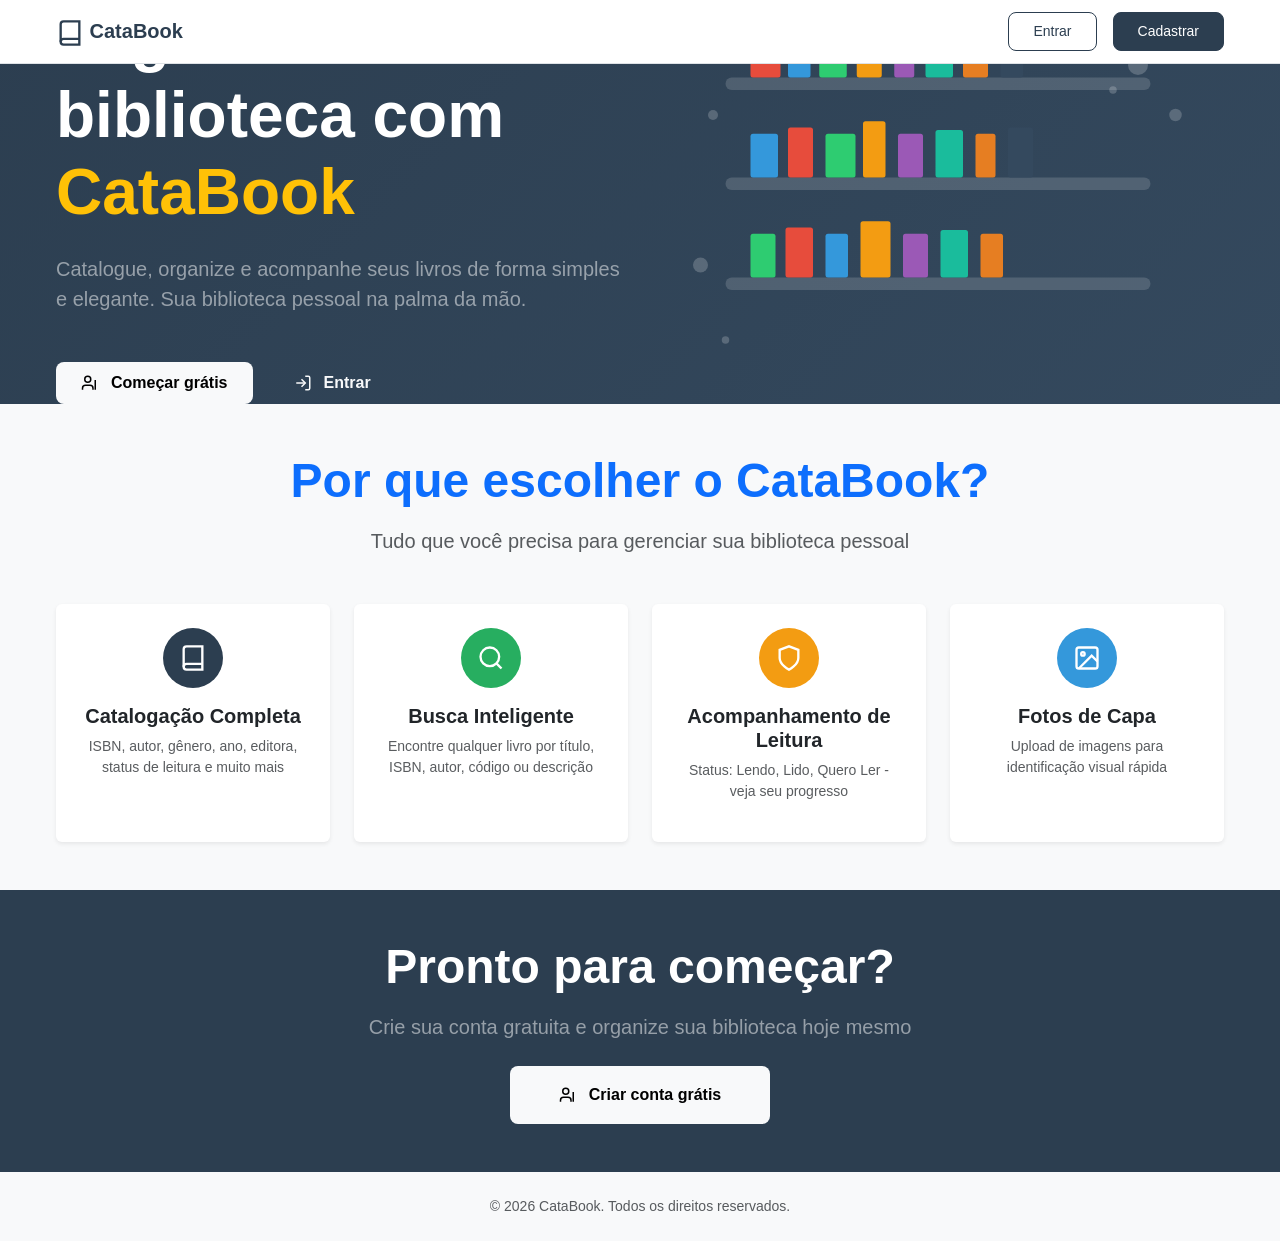
<file: index.html>
<!DOCTYPE html>
<html lang="pt-BR">
<head>
  <meta charset="UTF-8">
  <meta name="viewport" content="width=device-width, initial-scale=1.0">
  <meta name="description" content="CataBook - Sistema de categorização e gerenciamento de biblioteca pessoal">
  <title>CataBook - Sua Biblioteca Pessoal</title>
  <link href="assets/vendor/bootstrap/bootstrap.min.css" rel="stylesheet">
  <link rel="stylesheet" href="assets/css/main.css">
  <link rel="stylesheet" href="assets/css/components.css">
</head>
<body>
  <header class="header-nav" role="banner">
    <div class="container-custom">
      <div class="d-flex align-items-center justify-content-between py-3">
        <a href="#" class="header-nav__brand" aria-label="CataBook - Início">
          <svg width="28" height="28" viewBox="0 0 24 24" fill="none" stroke="currentColor" stroke-width="2" aria-hidden="true">
            <path d="M4 19.5A2.5 2.5 0 0 1 6.5 17H20"></path>
            <path d="M6.5 2H20v20H6.5A2.5 2.5 0 0 1 4 19.5v-15A2.5 2.5 0 0 1 6.5 2z"></path>
          </svg>
          CataBook
        </a>
        <nav class="d-none d-md-flex align-items-center gap-3">
          <a href="pages/login.html" class="btn btn-outline-custom">Entrar</a>
          <a href="pages/register.html" class="btn btn-primary-custom">Cadastrar</a>
        </nav>
      </div>
    </div>
  </header>

  <main>
    <section class="hero-section" style="background: linear-gradient(135deg, var(--color-primary) 0%, var(--color-primary-light) 100%);">
      <div class="container-custom">
        <div class="row align-items-center min-vh-75">
          <div class="col-12 col-lg-6 mb-5 mb-lg-0">
            <h1 class="display-3 fw-bold text-white mb-4">Organize sua biblioteca com <span class="text-warning">CataBook</span></h1>
            <p class="lead text-white-50 mb-5">Catalogue, organize e acompanhe seus livros de forma simples e elegante. Sua biblioteca pessoal na palma da mão.</p>
            <div class="d-flex flex-wrap gap-3">
              <a href="pages/register.html" class="btn btn-light btn-lg px-4 py-2 fw-semibold">
                <svg width="18" height="18" viewBox="0 0 24 24" fill="none" stroke="currentColor" stroke-width="2" class="me-2" aria-hidden="true">
                  <path d="M16 21v-2a4 4 0 0 0-4-4H6a4 4 0 0 0-4 4v2"></path>
                  <circle cx="9" cy="7" r="4"></circle>
                  <line x1="19" y1="8" x2="19" y2="21"></line>
                </svg>
                Começar grátis
              </a>
              <a href="pages/login.html" class="btn btn-outline-light btn-lg px-4 py-2 fw-semibold">
                <svg width="18" height="18" viewBox="0 0 24 24" fill="none" stroke="currentColor" stroke-width="2" class="me-2" aria-hidden="true">
                  <path d="M15 3h4a2 2 0 0 1 2 2v14a2 2 0 0 1-2 2h-4"></path>
                  <polyline points="10 17 15 12 10 7"></polyline>
                  <line x1="15" y1="12" x2="3" y2="12"></line>
                </svg>
                Entrar
              </a>
            </div>
          </div>
          <div class="col-12 col-lg-6 text-center">
            <div class="hero-illustration" style="max-width: 500px; margin: 0 auto;">
              <svg viewBox="0 0 400 300" fill="none" xmlns="http://www.w3.org/2000/svg" aria-hidden="true" style="width: 100%; height: auto;">
                <!-- Bookshelf -->
                <rect x="30" y="50" width="340" height="10" rx="5" fill="rgba(255,255,255,0.15)"/>
                <rect x="30" y="130" width="340" height="10" rx="5" fill="rgba(255,255,255,0.15)"/>
                <rect x="30" y="210" width="340" height="10" rx="5" fill="rgba(255,255,255,0.15)"/>
                
                <!-- Books on shelves -->
                <g fill="rgba(255,255,255,0.9)">
                  <!-- Shelf 1 -->
                  <rect x="50" y="15" width="24" height="35" rx="2" fill="#e74c3c"/>
                  <rect x="80" y="10" width="18" height="40" rx="2" fill="#3498db"/>
                  <rect x="105" y="15" width="22" height="35" rx="2" fill="#2ecc71"/>
                  <rect x="135" y="5" width="20" height="45" rx="2" fill="#f39c12"/>
                  <rect x="165" y="15" width="16" height="35" rx="2" fill="#9b59b6"/>
                  <rect x="190" y="12" width="22" height="38" rx="2" fill="#1abc9c"/>
                  <rect x="220" y="15" width="20" height="35" rx="2" fill="#e67e22"/>
                  <rect x="250" y="10" width="18" height="40" rx="2" fill="#34495e"/>
                  
                  <!-- Shelf 2 -->
                  <rect x="50" y="95" width="22" height="35" rx="2" fill="#3498db"/>
                  <rect x="80" y="90" width="20" height="40" rx="2" fill="#e74c3c"/>
                  <rect x="110" y="95" width="24" height="35" rx="2" fill="#2ecc71"/>
                  <rect x="140" y="85" width="18" height="45" rx="2" fill="#f39c12"/>
                  <rect x="168" y="95" width="20" height="35" rx="2" fill="#9b59b6"/>
                  <rect x="198" y="92" width="22" height="38" rx="2" fill="#1abc9c"/>
                  <rect x="230" y="95" width="16" height="35" rx="2" fill="#e67e22"/>
                  <rect x="256" y="90" width="20" height="40" rx="2" fill="#34495e"/>
                  
                  <!-- Shelf 3 -->
                  <rect x="50" y="175" width="20" height="35" rx="2" fill="#2ecc71"/>
                  <rect x="78" y="170" width="22" height="40" rx="2" fill="#e74c3c"/>
                  <rect x="110" y="175" width="18" height="35" rx="2" fill="#3498db"/>
                  <rect x="138" y="165" width="24" height="45" rx="2" fill="#f39c12"/>
                  <rect x="172" y="175" width="20" height="35" rx="2" fill="#9b59b6"/>
                  <rect x="202" y="172" width="22" height="38" rx="2" fill="#1abc9c"/>
                  <rect x="234" y="175" width="18" height="35" rx="2" fill="#e67e22"/>
                </g>
                
                <!-- Decorative elements -->
                <g fill="rgba(255,255,255,0.2)">
                  <circle cx="360" cy="40" r="8"/>
                  <circle cx="380" cy="20" r="4"/>
                  <circle cx="340" cy="60" r="3"/>
                  <circle cx="390" cy="80" r="5"/>
                  <circle cx="20" cy="80" r="4"/>
                  <circle cx="10" cy="200" r="6"/>
                  <circle cx="30" cy="260" r="3"/>
                </g>
              </svg>
            </div>
          </div>
        </div>
      </div>
    </section>

    <section class="features-section py-5">
      <div class="container-custom">
        <div class="text-center mb-5">
          <h2 class="display-5 fw-bold text-primary mb-3">Por que escolher o CataBook?</h2>
          <p class="lead text-muted">Tudo que você precisa para gerenciar sua biblioteca pessoal</p>
        </div>
        <div class="row g-4">
          <div class="col-12 col-md-6 col-lg-3">
            <div class="card h-100 border-0 shadow-sm text-center p-4">
              <div class="feature-icon mb-3" style="width: 60px; height: 60px; margin: 0 auto; background: var(--color-primary); border-radius: 50%; display: flex; align-items: center; justify-content: center;">
                <svg width="28" height="28" viewBox="0 0 24 24" fill="none" stroke="white" stroke-width="2" aria-hidden="true">
                  <path d="M4 19.5A2.5 2.5 0 0 1 6.5 17H20"></path>
                  <path d="M6.5 2H20v20H6.5A2.5 2.5 0 0 1 4 19.5v-15A2.5 2.5 0 0 1 6.5 2z"></path>
                </svg>
              </div>
              <h3 class="h5 fw-bold">Catalogação Completa</h3>
              <p class="text-muted small">ISBN, autor, gênero, ano, editora, status de leitura e muito mais</p>
            </div>
          </div>
          <div class="col-12 col-md-6 col-lg-3">
            <div class="card h-100 border-0 shadow-sm text-center p-4">
              <div class="feature-icon mb-3" style="width: 60px; height: 60px; margin: 0 auto; background: var(--color-success); border-radius: 50%; display: flex; align-items: center; justify-content: center;">
                <svg width="28" height="28" viewBox="0 0 24 24" fill="none" stroke="white" stroke-width="2" aria-hidden="true">
                  <circle cx="11" cy="11" r="8"></circle>
                  <line x1="21" y1="21" x2="16.65" y2="16.65"></line>
                </svg>
              </div>
              <h3 class="h5 fw-bold">Busca Inteligente</h3>
              <p class="text-muted small">Encontre qualquer livro por título, ISBN, autor, código ou descrição</p>
            </div>
          </div>
          <div class="col-12 col-md-6 col-lg-3">
            <div class="card h-100 border-0 shadow-sm text-center p-4">
              <div class="feature-icon mb-3" style="width: 60px; height: 60px; margin: 0 auto; background: var(--color-warning); border-radius: 50%; display: flex; align-items: center; justify-content: center;">
                <svg width="28" height="28" viewBox="0 0 24 24" fill="none" stroke="white" stroke-width="2" aria-hidden="true">
                  <path d="M12 22s8-4 8-10V5l-8-3-8 3v7c0 6 8 10 8 10z"></path>
                </svg>
              </div>
              <h3 class="h5 fw-bold">Acompanhamento de Leitura</h3>
              <p class="text-muted small">Status: Lendo, Lido, Quero Ler - veja seu progresso</p>
            </div>
          </div>
          <div class="col-12 col-md-6 col-lg-3">
            <div class="card h-100 border-0 shadow-sm text-center p-4">
              <div class="feature-icon mb-3" style="width: 60px; height: 60px; margin: 0 auto; background: var(--color-info); border-radius: 50%; display: flex; align-items: center; justify-content: center;">
                <svg width="28" height="28" viewBox="0 0 24 24" fill="none" stroke="white" stroke-width="2" aria-hidden="true">
                  <rect x="3" y="3" width="18" height="18" rx="2" ry="2"></rect>
                  <circle cx="8.5" cy="8.5" r="1.5"></circle>
                  <polyline points="21 15 16 10 5 21"></polyline>
                </svg>
              </div>
              <h3 class="h5 fw-bold">Fotos de Capa</h3>
              <p class="text-muted small">Upload de imagens para identificação visual rápida</p>
            </div>
          </div>
        </div>
      </div>
    </section>

    <section class="cta-section py-5" style="background: var(--color-primary);">
      <div class="container-custom text-center">
        <h2 class="display-5 fw-bold text-white mb-3">Pronto para começar?</h2>
        <p class="lead text-white-50 mb-4">Crie sua conta gratuita e organize sua biblioteca hoje mesmo</p>
        <a href="pages/register.html" class="btn btn-light btn-lg px-5 py-3 fw-semibold">
          <svg width="18" height="18" viewBox="0 0 24 24" fill="none" stroke="currentColor" stroke-width="2" class="me-2" aria-hidden="true">
            <path d="M16 21v-2a4 4 0 0 0-4-4H6a4 4 0 0 0-4 4v2"></path>
            <circle cx="9" cy="7" r="4"></circle>
            <line x1="19" y1="8" x2="19" y2="21"></line>
          </svg>
          Criar conta grátis
        </a>
      </div>
    </section>
  </main>

  <footer class="footer py-4" style="background: var(--color-light);">
    <div class="container-custom text-center">
      <p class="text-muted small mb-0">&copy; 2026 CataBook. Todos os direitos reservados.</p>
    </div>
  </footer>

  <script src="assets/vendor/bootstrap/bootstrap.bundle.min.js"></script>
  <script type="module">
    import { createThemeToggleButton } from '../assets/js/theme.js';
    document.addEventListener('DOMContentLoaded', () => {
      const container = document.getElementById('theme-toggle-container');
      if (container) {
        container.appendChild(createThemeToggleButton());
      }
    });
  </script>
</body>
</html>
</file>
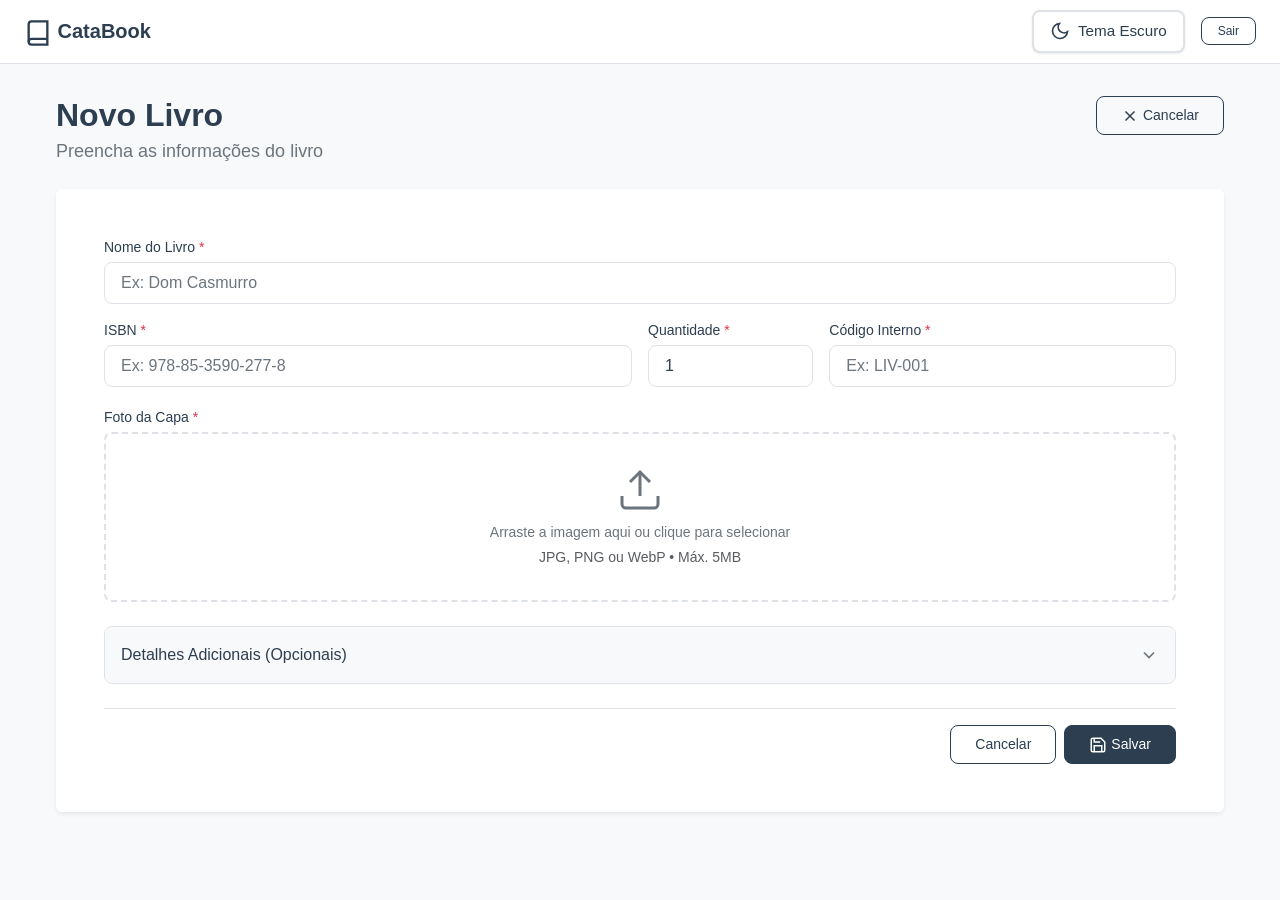
<file: pages/book-form.html>
<!DOCTYPE html>
<html lang="pt-BR">
<head>
  <meta charset="UTF-8">
  <meta name="viewport" content="width=device-width, initial-scale=1.0">
  <meta name="description" content="CataBook - Formulário de Livro">
  <title id="page-title">Novo Livro - CataBook</title>
  <link href="../assets/vendor/bootstrap/bootstrap.min.css" rel="stylesheet">
  <link rel="stylesheet" href="../assets/css/main.css">
  <link rel="stylesheet" href="../assets/css/components.css">
</head>
<body>
  <header class="header-nav" role="banner">
    <a href="book-list.html" class="header-nav__brand" aria-label="CataBook - Início">
      <svg width="28" height="28" viewBox="0 0 24 24" fill="none" stroke="currentColor" stroke-width="2" aria-hidden="true">
        <path d="M4 19.5A2.5 2.5 0 0 1 6.5 17H20"></path>
        <path d="M6.5 2H20v20H6.5A2.5 2.5 0 0 1 4 19.5v-15A2.5 2.5 0 0 1 6.5 2z"></path>
      </svg>
      CataBook
    </a>
    <div class="header-nav__actions">
      <span id="user-name" class="header-nav__user d-none d-sm-inline"></span>
      <div id="theme-toggle-container" class="ms-2"></div>
      <a href="#" class="btn btn-outline-custom btn-sm" data-action="logout">Sair</a>
    </div>
  </header>

  <main class="main-content" role="main">
    <div class="container-custom">
      <header class="page-header d-flex flex-column flex-md-row align-items-start justify-content-between gap-3 mb-4">
            <div>
              <h1 id="page-title" class="page-title">Novo Livro</h1>
              <p class="page-subtitle">Preencha as informações do livro</p>
            </div>
            <a href="book-list.html" class="btn btn-outline-custom" id="cancel-btn">
              <svg width="18" height="18" viewBox="0 0 24 24" fill="none" stroke="currentColor" stroke-width="2"><line x1="18" y1="6" x2="6" y2="18"></line><line x1="6" y1="6" x2="18" y2="18"></line></svg>
              Cancelar
            </a>
          </header>

          <form id="book-form" class="card shadow-sm border-0" novalidate enctype="multipart/form-data">
            <div class="card-body p-4 p-md-5">
              <div class="row g-3">
                <div class="col-12">
                  <label for="title" class="form-label-custom">Nome do Livro <span class="text-danger" aria-hidden="true">*</span></label>
                  <input type="text" id="title" name="title" class="form-control-custom" placeholder="Ex: Dom Casmurro" maxlength="200" required aria-describedby="title-error">
                  <div class="invalid-feedback" id="title-error"></div>
                </div>

                <div class="col-12 col-md-6">
                  <label for="isbn" class="form-label-custom">ISBN <span class="text-danger" aria-hidden="true">*</span></label>
                  <input type="text" id="isbn" name="isbn" class="form-control-custom" placeholder="Ex: 978-85-3590-277-8" maxlength="17" required aria-describedby="isbn-feedback">
                  <div id="isbn-feedback" class="isbn-feedback" aria-live="polite"></div>
                </div>

                <div class="col-12 col-md-2">
                  <label for="quantity" class="form-label-custom">Quantidade <span class="text-danger" aria-hidden="true">*</span></label>
                  <input type="number" id="quantity" name="quantity" class="form-control-custom" placeholder="1" min="1" max="9999" value="1" required aria-describedby="quantity-error">
                  <div class="invalid-feedback" id="quantity-error"></div>
                </div>

                <div class="col-12 col-md-4">
                  <label for="code" class="form-label-custom">Código Interno <span class="text-danger" aria-hidden="true">*</span></label>
                  <input type="text" id="code" name="code" class="form-control-custom" placeholder="Ex: LIV-001" maxlength="50" required aria-describedby="code-error">
                  <div class="invalid-feedback" id="code-error"></div>
                </div>

                <div class="col-12">
                  <label class="form-label-custom">Foto da Capa <span class="text-danger" aria-hidden="true">*</span></label>
                  <div class="drop-zone" id="drop-zone" role="button" tabindex="0" aria-label="Área para upload da capa do livro">
                    <input type="file" id="cover" name="cover" class="drop-zone__input" accept="image/jpeg,image/png,image/webp" aria-describedby="cover-error">
                    <svg class="drop-zone__icon" viewBox="0 0 24 24" fill="none" stroke="currentColor" stroke-width="1.5" aria-hidden="true">
                      <path d="M21 15v4a2 2 0 0 1-2 2H5a2 2 0 0 1-2-2v-4"></path>
                      <polyline points="17 8 12 3 7 8"></polyline>
                      <line x1="12" y1="3" x2="12" y2="15"></line>
                    </svg>
                    <p class="drop-zone__text">Arraste a imagem aqui ou clique para selecionar</p>
                    <p class="drop-zone__text text-muted small mt-1">JPG, PNG ou WebP • Máx. 5MB</p>
                    <div class="drop-zone__preview" id="cover-preview" style="display: none;" aria-hidden="true">
                      <img id="cover-preview-img" alt="Pré-visualização da capa">
                      <button type="button" class="drop-zone__remove" id="remove-cover" aria-label="Remover imagem" style="display: none;">×</button>
                    </div>
                  </div>
                  <div class="invalid-feedback" id="cover-error"></div>
                </div>
              </div>

              <div class="accordion-custom mt-4" id="details-accordion">
                <div class="accordion-custom__item">
                  <button type="button" class="accordion-custom__header" aria-expanded="false" aria-controls="details-body">
                    <span>Detalhes Adicionais (Opcionais)</span>
                    <svg class="accordion-custom__icon" viewBox="0 0 24 24" fill="none" stroke="currentColor" stroke-width="2" aria-hidden="true">
                      <polyline points="6 9 12 15 18 9"></polyline>
                    </svg>
                  </button>
                  <div class="accordion-custom__body" id="details-body" hidden>
                    <div class="row g-3 mt-3">
                      <div class="col-12 col-md-6">
                        <label for="author" class="form-label-custom">Autor</label>
                        <input type="text" id="author" name="author" class="form-control-custom" placeholder="Ex: Machado de Assis" maxlength="200">
                      </div>
                      <div class="col-12 col-md-6">
                        <label for="genre" class="form-label-custom">Gênero / Categoria</label>
                        <input type="text" id="genre" name="genre" class="form-control-custom" placeholder="Ex: Romance, Ficção" maxlength="100">
                      </div>
                      <div class="col-12 col-md-4">
                        <label for="year" class="form-label-custom">Ano de Publicação</label>
                        <input type="number" id="year" name="year" class="form-control-custom" placeholder="Ex: 1899" min="1000" max="2099" step="1">
                      </div>
                      <div class="col-12 col-md-8">
                        <label for="publisher" class="form-label-custom">Editora</label>
                        <input type="text" id="publisher" name="publisher" class="form-control-custom" placeholder="Ex: Companhia das Letras" maxlength="200">
                      </div>
                      <div class="col-12">
                        <label for="description" class="form-label-custom">Descrição</label>
                        <textarea id="description" name="description" class="form-control-custom" rows="4" placeholder="Resumo, observações..." maxlength="2000"></textarea>
                        <div class="form-text text-end"><span id="desc-count">0</span>/2000 caracteres</div>
                      </div>
                    </div>
                  </div>
                </div>
              </div>

              <div class="d-flex justify-content-end gap-2 mt-4 pt-3" style="border-top: 1px solid var(--color-border);">
                <a href="book-list.html" class="btn btn-outline-custom" id="cancel-btn-bottom">
                  Cancelar
                </a>
                <button type="submit" id="submit-btn" class="btn btn-primary-custom">
                  <svg width="18" height="18" viewBox="0 0 24 24" fill="none" stroke="currentColor" stroke-width="2"><path d="M19 21H5a2 2 0 0 1-2-2V5a2 2 0 0 1 2-2h11l5 5v11a2 2 0 0 1-2 2z"></path><polyline points="17 21 17 13 7 13 7 21"></polyline><polyline points="7 3 7 8 15 8"></polyline></svg>
                  Salvar
                </button>
              </div>
            </div>
          </form>
        </div>
      </div>
  </main>

  <div id="loading-overlay" class="d-none position-fixed top-0 start-0 w-100 h-100 d-flex align-items-center justify-content-center loading-overlay" style="z-index: 9999;">
    <div class="text-center">
      <div class="spinner spinner-lg text-primary mb-3"></div>
      <p class="text-muted" id="loading-text">Salvando...</p>
    </div>
  </div>

  <script src="../assets/vendor/bootstrap/bootstrap.bundle.min.js"></script>
  <script type="module" src="../assets/js/book-form.js"></script>
  <script type="module">
    import { createThemeToggleButton } from '../assets/js/theme.js';
    document.getElementById('theme-toggle-container').appendChild(createThemeToggleButton());
  </script>
</body>
</html>
</file>
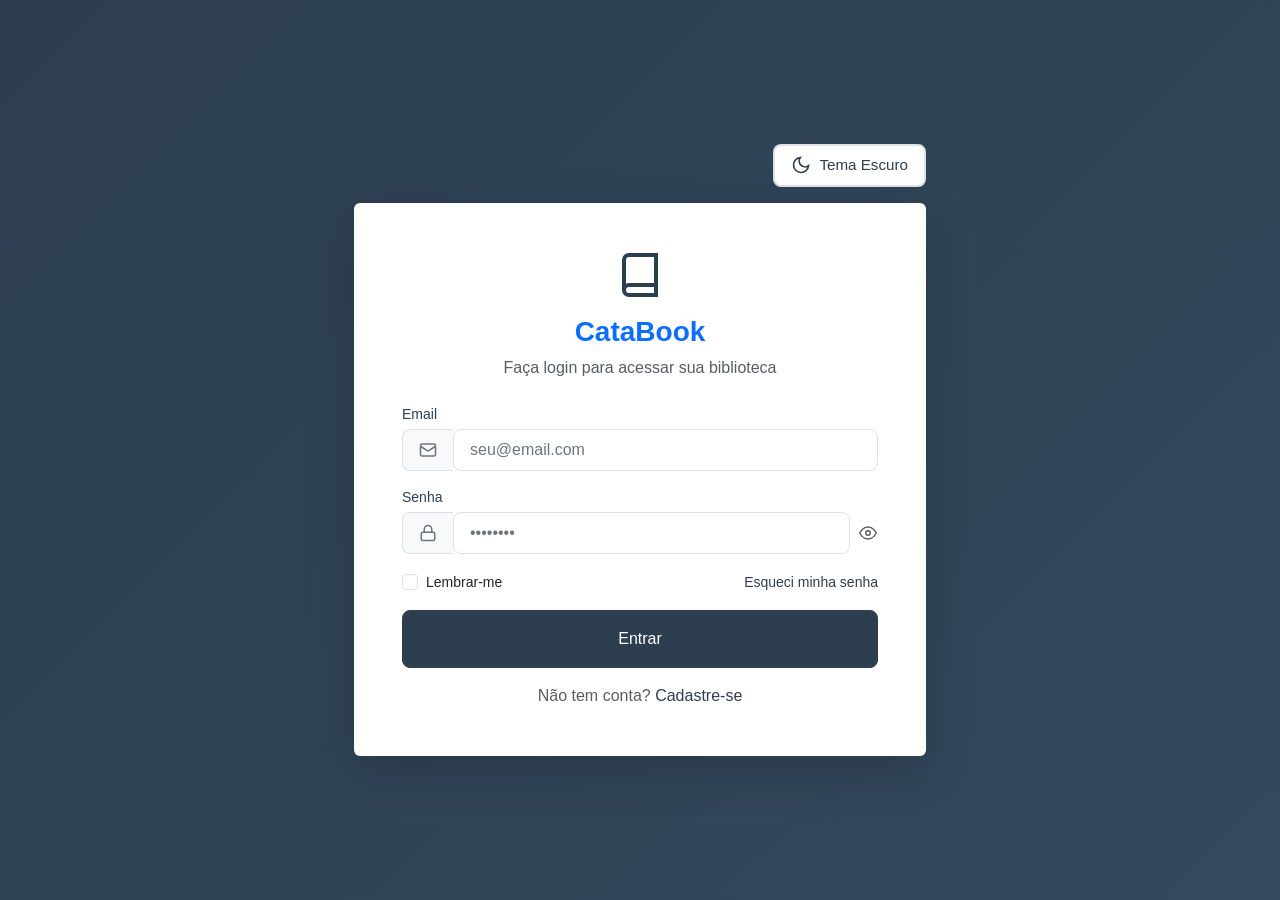
<file: pages/book-list.html>
<!DOCTYPE html>
<html lang="pt-BR">
<head>
  <meta charset="UTF-8">
  <meta name="viewport" content="width=device-width, initial-scale=1.0">
  <meta name="description" content="CataBook - Lista de Livros">
  <title>Meus Livros - CataBook</title>
  <link href="../assets/vendor/bootstrap/bootstrap.min.css" rel="stylesheet">
  <link rel="stylesheet" href="../assets/css/main.css">
  <link rel="stylesheet" href="../assets/css/components.css">
</head>
<body>
  <header class="header-nav" role="banner">
    <a href="book-form.html" class="header-nav__brand" aria-label="CataBook - Novo Livro">
      <svg width="28" height="28" viewBox="0 0 24 24" fill="none" stroke="currentColor" stroke-width="2" aria-hidden="true">
        <path d="M4 19.5A2.5 2.5 0 0 1 6.5 17H20"></path>
        <path d="M6.5 2H20v20H6.5A2.5 2.5 0 0 1 4 19.5v-15A2.5 2.5 0 0 1 6.5 2z"></path>
      </svg>
      CataBook
    </a>
    <div class="header-nav__actions">
      <span id="user-name" class="header-nav__user d-none d-sm-inline"></span>
      <div id="theme-toggle-container" class="ms-2"></div>
      <a href="#" class="btn btn-outline-custom btn-sm" data-action="logout">Sair</a>
    </div>
  </header>

  <main class="main-content" role="main">
    <div class="container-custom">
      <header class="page-header">
        <div class="d-flex flex-column flex-md-row align-items-start justify-content-between gap-3 mb-4">
          <div>
            <h1 class="page-title">Livros</h1>
            <p class="page-subtitle">Gerencie a biblioteca</p>
          </div>
          <a href="book-form.html" class="btn btn-primary-custom" id="new-book-btn">
            <svg width="18" height="18" viewBox="0 0 24 24" fill="none" stroke="currentColor" stroke-width="2"><line x1="12" y1="5" x2="12" y2="19"></line><line x1="5" y1="12" x2="19" y2="12"></line></svg>
            Novo Livro
          </a>
        </div>

        <div class="card shadow-sm border-0 mb-4">
          <div class="card-body">
            <div class="d-flex flex-wrap gap-2 align-items-center">
              <form class="search-form" id="search-form" role="search" style="flex: 1; min-width: 200px;">
                <div class="input-group-custom flex-grow-1" style="max-width: 400px;">
                  <span class="input-group-text" aria-hidden="true">
                    <svg width="18" height="18" viewBox="0 0 24 24" fill="none" stroke="currentColor" stroke-width="2"><circle cx="11" cy="11" r="8"></circle><line x1="21" y1="21" x2="16.65" y2="16.65"></line></svg>
                  </span>
                  <input type="search" id="search-input" class="form-control-custom search-form__input" placeholder="Buscar por título, ISBN, código..." aria-label="Buscar livros" autocomplete="off">
                </div>
              </form>
              <div class="dropdown">
                <button class="btn btn-outline-custom dropdown-toggle" type="button" id="filter-dropdown" data-bs-toggle="dropdown" aria-expanded="false">
                  <svg width="18" height="18" viewBox="0 0 24 24" fill="none" stroke="currentColor" stroke-width="2" class="me-1"><polygon points="22 3 2 3 10 12.46 10 19 14 21 14 12.46 22 3"></polygon></svg>
                  Filtros
                </button>
                <ul class="dropdown-menu dropdown-menu-end" aria-labelledby="filter-dropdown">
                  <li><h6 class="dropdown-header">Ordenar por</h6></li>
                  <li><a class="dropdown-item sort-option" href="#" data-sort="created_at:desc">Mais recentes</a></li>
                  <li><a class="dropdown-item sort-option" href="#" data-sort="created_at:asc">Mais antigos</a></li>
                  <li><a class="dropdown-item sort-option" href="#" data-sort="title:asc">Título (A-Z)</a></li>
                  <li><a class="dropdown-item sort-option" href="#" data-sort="title:desc">Título (Z-A)</a></li>
                  <li><a class="dropdown-item sort-option" href="#" data-sort="code:asc">Código (A-Z)</a></li>
                  <li><a class="dropdown-item sort-option" href="#" data-sort="code:desc">Código (Z-A)</a></li>
                  <li><hr class="dropdown-divider"></li>
                  <li><h6 class="dropdown-header">Filtros</h6></li>
                  <li>
                    <label class="dropdown-item d-flex align-items-center gap-2 py-2">
                      <input type="checkbox" class="form-check-input" id="filter-cover">
                      <span class="mb-0">Apenas com capa</span>
                    </label>
                  </li>
                </ul>
              </div>
            </div>
            <p id="results-info" class="text-muted small mb-0 mt-2"></p>
          </div>
        </div>
      </header>

      <div id="books-table" class="table-responsive" role="list" aria-label="Lista de livros">
        <table class="table table-hover align-middle mb-0">
          <thead>
            <tr>
              <th scope="col" style="width: 60px;">Capa</th>
              <th scope="col">Título</th>
              <th scope="col">ISBN</th>
              <th scope="col">Quantidade</th>
              <th scope="col">Código</th>
              <th scope="col">Autor</th>
              <th scope="col">Gênero</th>
              <th scope="col" style="width: 100px;">Ações</th>
            </tr>
          </thead>
          <tbody id="books-tbody"></tbody>
        </table>
      </div>

      <div id="empty-state" class="empty-state d-none" aria-live="polite">
        <svg class="empty-state__icon" viewBox="0 0 24 24" fill="none" stroke="currentColor" stroke-width="1.5" aria-hidden="true">
          <path d="M4 19.5A2.5 2.5 0 0 1 6.5 17H20"></path>
          <path d="M6.5 2H20v20H6.5A2.5 2.5 0 0 1 4 19.5v-15A2.5 2.5 0 0 1 6.5 2z"></path>
        </svg>
        <h2 class="empty-state__title">Nenhum livro cadastrado</h2>
        <p class="empty-state__text">Comece sua biblioteca adicionando o primeiro livro.</p>
        <a href="book-form.html" class="btn btn-primary-custom">Adicionar primeiro livro</a>
      </div>

      <nav id="pagination" class="pagination-custom d-none" aria-label="Paginação">
        <a href="#" class="page-link-custom" id="prev-page" aria-label="Página anterior">
          <svg width="18" height="18" viewBox="0 0 24 24" fill="none" stroke="currentColor" stroke-width="2"><polyline points="15 18 9 12 15 6"></polyline></svg>
        </a>
        <div id="page-numbers" class="d-flex gap-1"></div>
        <a href="#" class="page-link-custom" id="next-page" aria-label="Próxima página">
          <svg width="18" height="18" viewBox="0 0 24 24" fill="none" stroke="currentColor" stroke-width="2"><polyline points="9 18 15 12 9 6"></polyline></svg>
        </a>
      </nav>
    </div>
  </main>

  <div id="grid-loading-overlay" class="d-none position-fixed top-0 start-0 w-100 h-100 d-flex align-items-center justify-content-center loading-overlay" style="z-index: 9999; pointer-events: none;">
    <div class="text-center">
      <div class="spinner spinner-lg text-primary mb-3"></div>
      <p class="text-muted">Carregando livros...</p>
    </div>
  </div>

  <script src="../assets/vendor/bootstrap/bootstrap.bundle.min.js"></script>
  <script type="module" src="../assets/js/book-list.js"></script>
  <script type="module">
    import { createThemeToggleButton } from '../assets/js/theme.js';
    document.getElementById('theme-toggle-container').appendChild(createThemeToggleButton());
  </script>
</body>
</html>
</file>
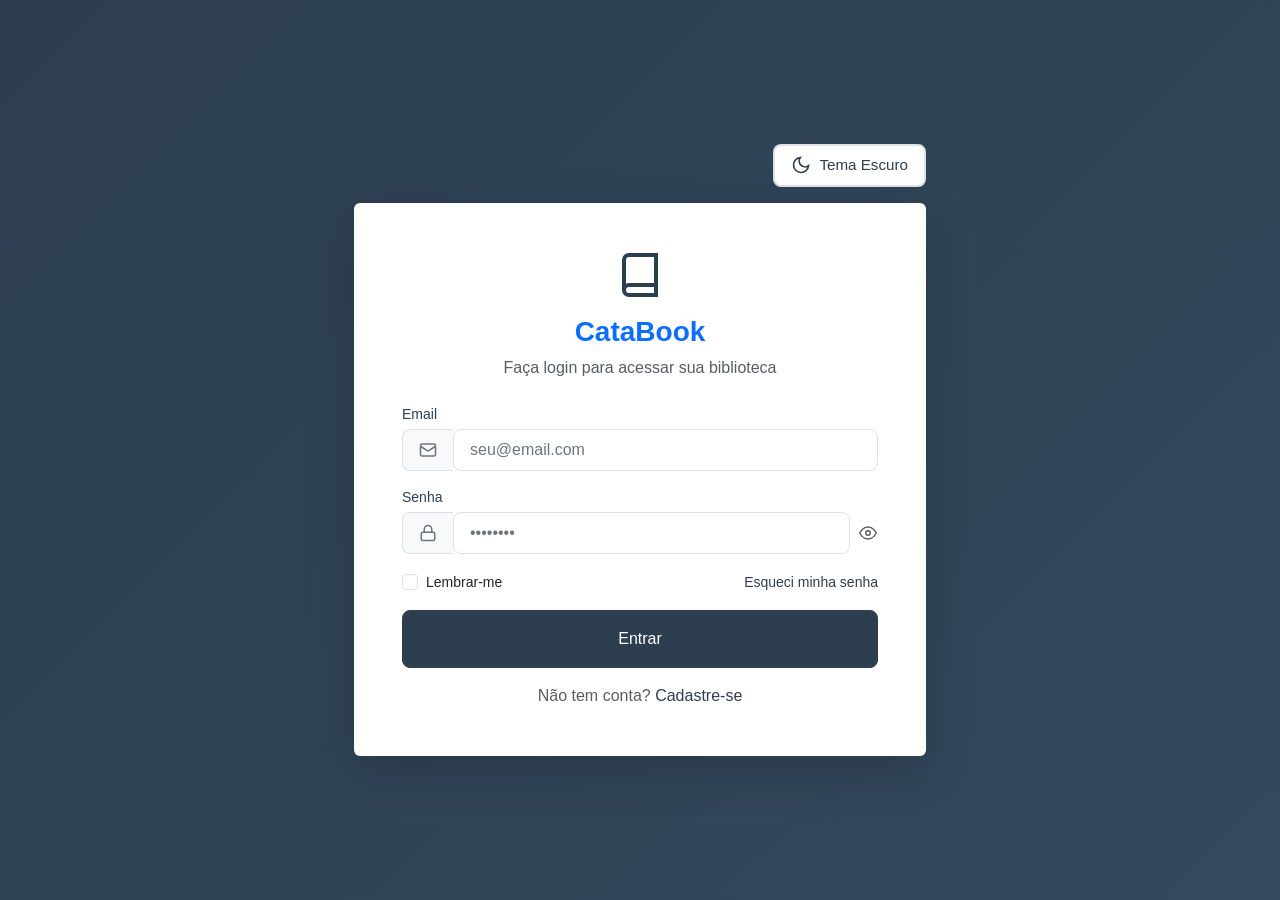
<file: pages/login.html>
<!DOCTYPE html>
<html lang="pt-BR">
<head>
  <meta charset="UTF-8">
  <meta name="viewport" content="width=device-width, initial-scale=1.0">
  <meta name="description" content="CataBook - Login">
  <title>Login - CataBook</title>
  <link href="../assets/vendor/bootstrap/bootstrap.min.css" rel="stylesheet">
  <link rel="stylesheet" href="../assets/css/main.css">
  <link rel="stylesheet" href="../assets/css/components.css">
</head>
<body class="d-flex align-items-center justify-content-center min-vh-100 auth-page">
  <div class="container-custom">
    <div class="row justify-content-center">
      <div class="col-12 col-md-10 col-lg-6 col-xl-6">
        <div class="d-flex justify-content-end mb-3">
          <div id="theme-toggle-container"></div>
        </div>
        <div class="card shadow-lg border-0">
          <div class="card-body p-4 p-md-5">
            <div class="text-center mb-4">
              <svg class="mb-3" width="48" height="48" viewBox="0 0 24 24" fill="none" stroke="var(--color-primary)" stroke-width="2" aria-hidden="true">
                <path d="M4 19.5A2.5 2.5 0 0 1 6.5 17H20"></path>
                <path d="M6.5 2H20v20H6.5A2.5 2.5 0 0 1 4 19.5v-15A2.5 2.5 0 0 1 6.5 2z"></path>
              </svg>
              <h1 class="h3 fw-bold text-primary">CataBook</h1>
              <p class="text-muted">Faça login para acessar sua biblioteca</p>
            </div>

            <form id="login-form" novalidate>
              <div class="mb-3">
                <label for="email" class="form-label-custom">Email</label>
                <div class="input-group-custom">
                  <span class="input-group-text" aria-hidden="true">
                    <svg width="18" height="18" viewBox="0 0 24 24" fill="none" stroke="currentColor" stroke-width="2"><rect x="2" y="4" width="20" height="16" rx="2"></rect><path d="m22 7-8.97 5.7a1.94 1.94 0 0 1-2.06 0L2 7"></path></svg>
                  </span>
                  <input type="email" id="email" name="email" class="form-control-custom" placeholder="seu@email.com" autocomplete="email" required aria-describedby="email-error">
                </div>
                <div class="invalid-feedback" id="email-error"></div>
              </div>

              <div class="mb-3">
                <label for="password" class="form-label-custom">Senha</label>
                <div class="input-group-custom">
                  <span class="input-group-text" aria-hidden="true">
                    <svg width="18" height="18" viewBox="0 0 24 24" fill="none" stroke="currentColor" stroke-width="2"><rect x="3" y="11" width="18" height="11" rx="2" ry="2"></rect><path d="M7 11V7a5 5 0 0 1 10 0v4"></path></svg>
                  </span>
                  <input type="password" id="password" name="password" class="form-control-custom" placeholder="••••••••" autocomplete="current-password" required aria-describedby="password-error">
                  <button type="button" class="btn btn-link text-muted p-0 ms-2" id="toggle-password" aria-label="Mostrar senha">
                    <svg id="password-eye" width="18" height="18" viewBox="0 0 24 24" fill="none" stroke="currentColor" stroke-width="2"><path d="M1 12s4-8 11-8 11 8 11 8-4 8-11 8-11-8-11-8z"></path><circle cx="12" cy="12" r="3"></circle></svg>
                  </button>
                </div>
                <div class="invalid-feedback" id="password-error"></div>
              </div>

              <div class="mb-3 d-flex align-items-center justify-content-between">
                <label class="form-check mb-0">
                  <input type="checkbox" class="form-check-input" id="remember">
                  <span class="form-check-label small">Lembrar-me</span>
                </label>
                <a href="#" class="small" id="forgot-password">Esqueci minha senha</a>
              </div>

              <button type="submit" id="submit-btn" class="btn btn-primary-custom btn-lg w-100 mb-3">
                Entrar
              </button>
            </form>

            <div class="text-center">
              <p class="mb-0 text-muted">Não tem conta? <a href="register.html" class="fw-medium">Cadastre-se</a></p>
            </div>
          </div>
        </div>
      </div>
    </div>
  </div>

  <div id="loading-overlay" class="d-none position-fixed top-0 start-0 w-100 h-100 d-flex align-items-center justify-content-center loading-overlay" style="z-index: 9999;">
    <div class="text-center">
      <div class="spinner spinner-lg text-primary mb-3"></div>
      <p class="text-muted">Entrando...</p>
    </div>
  </div>

  <script src="../assets/vendor/bootstrap/bootstrap.bundle.min.js"></script>
  <script type="module" src="../assets/js/main.js"></script>
  <script type="module">
    import { createThemeToggleButton } from '../assets/js/theme.js';
    document.getElementById('theme-toggle-container').appendChild(createThemeToggleButton());
  </script>
  <script>
    document.addEventListener('DOMContentLoaded', () => {
      const form = document.getElementById('login-form');
      const emailInput = document.getElementById('email');
      const passwordInput = document.getElementById('password');
      const toggleBtn = document.getElementById('toggle-password');
      const passwordEye = document.getElementById('password-eye');
      const submitBtn = document.getElementById('submit-btn');
      const loadingOverlay = document.getElementById('loading-overlay');

      toggleBtn.addEventListener('click', () => {
        const type = passwordInput.type === 'password' ? 'text' : 'password';
        passwordInput.type = type;
        passwordEye.innerHTML = type === 'password'
          ? '<path d="M1 12s4-8 11-8 11 8 11 8-4 8-11 8-11-8-11-8z"></path><circle cx="12" cy="12" r="3"></circle>'
          : '<path d="M17.94 17.94A10.07 10.07 0 0 1 12 20c-7 0-11-8-11-8a18.45 18.45 0 0 1 5.06-5.94M9.9 4.24A9.12 9.12 0 0 1 12 4c7 0 11 8 11 8a18.5 18.5 0 0 1-2.16 3.19m-6.72-1.07a3 3 0 1 1-4.24-4.24"></path><line x1="1" y1="1" x2="23" y2="23"></line>';
      });

      async function doLogin() {
        let valid = true;
        [emailInput, passwordInput].forEach(input => input.classList.remove('is-invalid'));

        if (!emailInput.value.trim()) {
          emailInput.classList.add('is-invalid');
          valid = false;
        } else if (!/^[^\s@]+@[^\s@]+\.[^\s@]+$/.test(emailInput.value.trim())) {
          emailInput.classList.add('is-invalid');
          valid = false;
        }

        if (!passwordInput.value) {
          passwordInput.classList.add('is-invalid');
          valid = false;
        }

        if (!valid) return;

        loadingOverlay.classList.remove('d-none');
        submitBtn.disabled = true;
        submitBtn.innerHTML = '<span class="spinner spinner-sm me-2"></span>Entrando...';

        try {
          const { auth } = await import('../assets/js/auth.js');
          await auth.login({
            email: emailInput.value.trim(),
            password: passwordInput.value
          });
          window.location.href = 'book-list.html';
        } catch (error) {
          loadingOverlay.classList.add('d-none');
          submitBtn.disabled = false;
          submitBtn.textContent = 'Entrar';

          if (error.message.includes('credenciais') || error.message.includes('inválid') || error.message.includes('401')) {
            passwordInput.classList.add('is-invalid');
            document.getElementById('password-error').textContent = 'Email ou senha incorretos';
          } else {
            window.showToast?.('Erro ao fazer login: ' + error.message, 'error');
          }
        }
      }

      form.addEventListener('submit', (e) => {
        e.preventDefault();
        doLogin();
      });
    });
  </script>
</body>
</html>
</file>
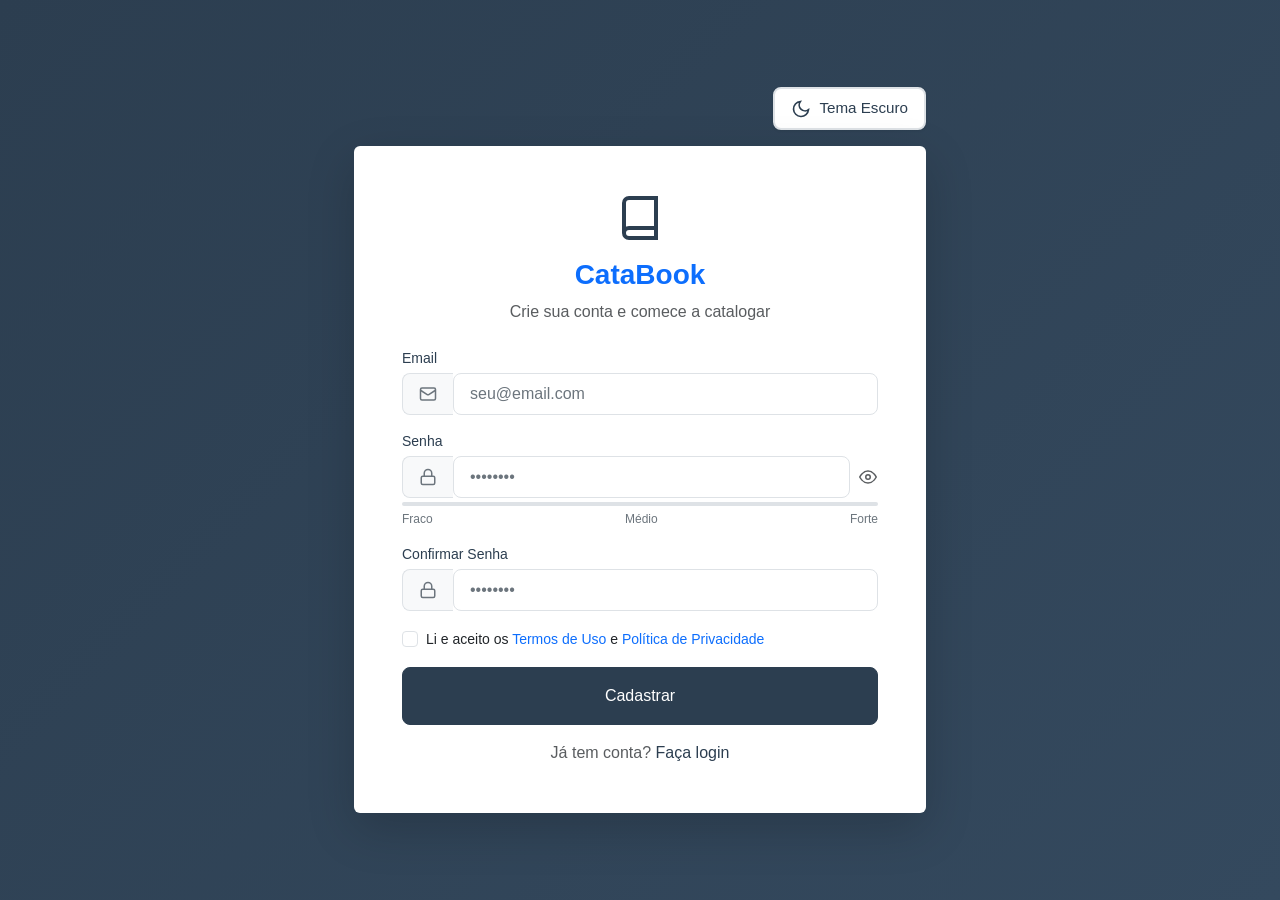
<file: pages/register.html>
<!DOCTYPE html>
<html lang="pt-BR">
<head>
  <meta charset="UTF-8">
  <meta name="viewport" content="width=device-width, initial-scale=1.0">
  <meta name="description" content="CataBook - Cadastro">
  <title>Cadastro - CataBook</title>
  <link href="../assets/vendor/bootstrap/bootstrap.min.css" rel="stylesheet">
  <link rel="stylesheet" href="../assets/css/main.css">
  <link rel="stylesheet" href="../assets/css/components.css">
</head>
<body class="d-flex align-items-center justify-content-center min-vh-100 auth-page">
  <div class="container-custom">
    <div class="row justify-content-center">
      <div class="col-12 col-md-10 col-lg-6 col-xl-6">
        <div class="d-flex justify-content-end mb-3">
          <div id="theme-toggle-container"></div>
        </div>
        <div class="card shadow-lg border-0">
          <div class="card-body p-4 p-md-5">
            <div class="text-center mb-4">
              <svg class="mb-3" width="48" height="48" viewBox="0 0 24 24" fill="none" stroke="var(--color-primary)" stroke-width="2" aria-hidden="true">
                <path d="M4 19.5A2.5 2.5 0 0 1 6.5 17H20"></path>
                <path d="M6.5 2H20v20H6.5A2.5 2.5 0 0 1 4 19.5v-15A2.5 2.5 0 0 1 6.5 2z"></path>
              </svg>
              <h1 class="h3 fw-bold text-primary">CataBook</h1>
              <p class="text-muted">Crie sua conta e comece a catalogar</p>
            </div>

            <form id="register-form" novalidate>
              <div class="mb-3">
                <label for="email" class="form-label-custom">Email</label>
                <div class="input-group-custom">
                  <span class="input-group-text" aria-hidden="true">
                    <svg width="18" height="18" viewBox="0 0 24 24" fill="none" stroke="currentColor" stroke-width="2"><rect x="2" y="4" width="20" height="16" rx="2"></rect><path d="m22 7-8.97 5.7a1.94 1.94 0 0 1-2.06 0L2 7"></path></svg>
                  </span>
                  <input type="email" id="email" name="email" class="form-control-custom" placeholder="seu@email.com" autocomplete="email" required aria-describedby="email-error">
                </div>
                <div class="invalid-feedback" id="email-error"></div>
              </div>

              <div class="mb-3">
                <label for="password" class="form-label-custom">Senha</label>
                <div class="input-group-custom">
                  <span class="input-group-text" aria-hidden="true">
                    <svg width="18" height="18" viewBox="0 0 24 24" fill="none" stroke="currentColor" stroke-width="2"><rect x="3" y="11" width="18" height="11" rx="2" ry="2"></rect><path d="M7 11V7a5 5 0 0 1 10 0v4"></path></svg>
                  </span>
                  <input type="password" id="password" name="password" class="form-control-custom" placeholder="••••••••" autocomplete="new-password" required aria-describedby="password-error password-hint">
                  <button type="button" class="btn btn-link text-muted p-0 ms-2" id="toggle-password" aria-label="Mostrar senha">
                    <svg id="password-eye" width="18" height="18" viewBox="0 0 24 24" fill="none" stroke="currentColor" stroke-width="2"><path d="M1 12s4-8 11-8 11 8 11 8-4 8-11 8-11-8-11-8z"></path><circle cx="12" cy="12" r="3"></circle></svg>
                  </button>
                </div>
                <div class="password-strength" aria-hidden="true">
                  <div class="password-strength__bar" id="password-strength-bar"></div>
                </div>
                <div class="password-strength__labels">
                  <span id="strength-weak">Fraco</span>
                  <span id="strength-medium">Médio</span>
                  <span id="strength-strong">Forte</span>
                </div>
                
                <div class="password-requirements collapse" id="password-requirements" aria-hidden="true">
                  <div class="card card-sm mt-2 p-3" style="background: var(--color-light); border-color: var(--color-border);">
                    <div class="d-flex align-items-center gap-2 mb-2">
                      <small class="fw-bold text-muted">Requisitos da senha:</small>
                    </div>
                    <ul class="list-unstyled mb-0 small" style="line-height: 1.8;">
                      <li class="d-flex align-items-center gap-2" data-req="minLength">
                        <svg class="req-icon" width="16" height="16" viewBox="0 0 24 24" fill="none" stroke="currentColor" stroke-width="2.5" aria-hidden="true"><circle cx="12" cy="12" r="10"></circle><line x1="15" y1="9" x2="9" y2="15"></line><line x1="9" y1="9" x2="15" y2="15"></line></svg>
                        <span>Mínimo 10 caracteres</span>
                      </li>
                      <li class="d-flex align-items-center gap-2" data-req="hasUpper">
                        <svg class="req-icon" width="16" height="16" viewBox="0 0 24 24" fill="none" stroke="currentColor" stroke-width="2.5" aria-hidden="true"><circle cx="12" cy="12" r="10"></circle><line x1="15" y1="9" x2="9" y2="15"></line><line x1="9" y1="9" x2="15" y2="15"></line></svg>
                        <span>Pelo menos uma letra maiúscula</span>
                      </li>
                      <li class="d-flex align-items-center gap-2" data-req="hasLower">
                        <svg class="req-icon" width="16" height="16" viewBox="0 0 24 24" fill="none" stroke="currentColor" stroke-width="2.5" aria-hidden="true"><circle cx="12" cy="12" r="10"></circle><line x1="15" y1="9" x2="9" y2="15"></line><line x1="9" y1="9" x2="15" y2="15"></line></svg>
                        <span>Pelo menos uma letra minúscula</span>
                      </li>
                      <li class="d-flex align-items-center gap-2" data-req="hasNumber">
                        <svg class="req-icon" width="16" height="16" viewBox="0 0 24 24" fill="none" stroke="currentColor" stroke-width="2.5" aria-hidden="true"><circle cx="12" cy="12" r="10"></circle><line x1="15" y1="9" x2="9" y2="15"></line><line x1="9" y1="9" x2="15" y2="15"></svg>
                        <span>Pelo menos um número</span>
                      </li>
                      <li class="d-flex align-items-center gap-2" data-req="hasSpecial">
                        <svg class="req-icon" width="16" height="16" viewBox="0 0 24 24" fill="none" stroke="currentColor" stroke-width="2.5" aria-hidden="true"><circle cx="12" cy="12" r="10"></circle><line x1="15" y1="9" x2="9" y2="15"></line><line x1="9" y1="9" x2="15" y2="15"></line></svg>
                        <span>Pelo menos um caractere especial (!@#$%^&*...)</span>
                      </li>
                    </ul>
                  </div>
                </div>
                
                <div class="invalid-feedback" id="password-error"></div>
              </div>

              <div class="mb-3">
                <label for="password_confirm" class="form-label-custom">Confirmar Senha</label>
                <div class="input-group-custom">
                  <span class="input-group-text" aria-hidden="true">
                    <svg width="18" height="18" viewBox="0 0 24 24" fill="none" stroke="currentColor" stroke-width="2"><rect x="3" y="11" width="18" height="11" rx="2" ry="2"></rect><path d="M7 11V7a5 5 0 0 1 10 0v4"></path></svg>
                  </span>
                  <input type="password" id="password_confirm" name="password_confirm" class="form-control-custom" placeholder="••••••••" autocomplete="new-password" required aria-describedby="confirm-error">
                </div>
                <div class="invalid-feedback" id="confirm-error"></div>
              </div>

              <div class="mb-3 form-check">
                <input type="checkbox" class="form-check-input" id="terms" required>
                <label class="form-check-label small" for="terms">
                  Li e aceito os <a href="#" class="text-primary">Termos de Uso</a> e <a href="#" class="text-primary">Política de Privacidade</a>
                </label>
                <div class="invalid-feedback">Você deve aceitar os termos</div>
              </div>

              <button type="submit" id="submit-btn" class="btn btn-primary-custom btn-lg w-100 mb-3">
                Cadastrar
              </button>
            </form>

            <div class="text-center">
              <p class="mb-0 text-muted">Já tem conta? <a href="login.html" class="fw-medium">Faça login</a></p>
            </div>
          </div>
        </div>
      </div>
    </div>
  </div>

  <div id="loading-overlay" class="d-none position-fixed top-0 start-0 w-100 h-100 d-flex align-items-center justify-content-center loading-overlay" style="z-index: 9999;">
    <div class="text-center">
      <div class="spinner spinner-lg text-primary mb-3"></div>
      <p class="text-muted">Criando conta...</p>
    </div>
  </div>

  <script src="../assets/vendor/bootstrap/bootstrap.bundle.min.js"></script>
  <script type="module" src="../assets/js/main.js"></script>
  <script type="module">
    import { createThemeToggleButton } from '../assets/js/theme.js';
    document.getElementById('theme-toggle-container').appendChild(createThemeToggleButton());
  </script>
  <script>
    document.addEventListener('DOMContentLoaded', () => {
      const form = document.getElementById('register-form');
      const emailInput = document.getElementById('email');
      const passwordInput = document.getElementById('password');
      const confirmInput = document.getElementById('password_confirm');
      const termsInput = document.getElementById('terms');
      const toggleBtn = document.getElementById('toggle-password');
      const passwordEye = document.getElementById('password-eye');
      const strengthBar = document.getElementById('password-strength-bar');
      const submitBtn = document.getElementById('submit-btn');
      const loadingOverlay = document.getElementById('loading-overlay');
      const requirementsList = document.getElementById('password-requirements');

      const strengthLabels = {
        weak: document.getElementById('strength-weak'),
        medium: document.getElementById('strength-medium'),
        strong: document.getElementById('strength-strong'),
      };

      const requirementItems = requirementsList.querySelectorAll('[data-req]');

      toggleBtn.addEventListener('click', () => {
        const type = passwordInput.type === 'password' ? 'text' : 'password';
        passwordInput.type = type;
        passwordEye.innerHTML = type === 'password'
          ? '<path d="M1 12s4-8 11-8 11 8 11 8-4 8-11 8-11-8-11-8z"></path><circle cx="12" cy="12" r="3"></circle>'
          : '<path d="M17.94 17.94A10.07 10.07 0 0 1 12 20c-7 0-11-8-11-8a18.45 18.45 0 0 1 5.06-5.94M9.9 4.24A9.12 9.12 0 0 1 12 4c7 0 11 8 11 8a18.5 18.5 0 0 1-2.16 3.19m-6.72-1.07a3 3 0 1 1-4.24-4.24"></path><line x1="1" y1="1" x2="23" y2="23"></line>';
      });

      function updateStrengthUI(strength) {
        strengthBar.className = 'password-strength__bar ' + strength;
        Object.values(strengthLabels).forEach(el => el.classList.remove('active'));
        if (strengthLabels[strength]) strengthLabels[strength].classList.add('active');
      }

      function updateRequirementsUI(requirements) {
        requirementItems.forEach(item => {
          const reqKey = item.dataset.req;
          const icon = item.querySelector('.req-icon');
          const isMet = requirements[reqKey];
          
          if (isMet) {
            icon.innerHTML = '<path d="M20 6L9 17l-5-5"></path>';
            icon.style.color = 'var(--color-success)';
            item.style.color = 'var(--color-text-muted)';
          } else {
            icon.innerHTML = '<circle cx="12" cy="12" r="10"></circle><line x1="15" y1="9" x2="9" y2="15"></line><line x1="9" y1="9" x2="15" y2="15"></line>';
            icon.style.color = 'var(--color-error)';
            item.style.color = 'var(--color-text)';
          }
        });
      }

      function updateConfirmState() {
        if (!confirmInput.value) {
          confirmInput.classList.remove('is-valid', 'is-invalid');
          return;
        }
        
        if (passwordInput.value === confirmInput.value) {
          confirmInput.classList.remove('is-invalid');
          confirmInput.classList.add('is-valid');
        } else {
          confirmInput.classList.remove('is-valid');
          confirmInput.classList.add('is-invalid');
        }
      }

      passwordInput.addEventListener('focus', () => {
        requirementsList.classList.add('show');
        requirementsList.setAttribute('aria-hidden', 'false');
      });

      passwordInput.addEventListener('blur', () => {
        setTimeout(() => {
          if (document.activeElement !== confirmInput) {
            requirementsList.classList.remove('show');
            requirementsList.setAttribute('aria-hidden', 'true');
          }
        }, 200);
      });

      confirmInput.addEventListener('focus', () => {
        requirementsList.classList.add('show');
        requirementsList.setAttribute('aria-hidden', 'false');
      });

      confirmInput.addEventListener('blur', () => {
        setTimeout(() => {
          if (document.activeElement !== passwordInput) {
            requirementsList.classList.remove('show');
            requirementsList.setAttribute('aria-hidden', 'true');
          }
        }, 200);
      });

      passwordInput.addEventListener('input', async () => {
        const { validatePassword } = await import('../assets/js/validation.js');
        const result = validatePassword(passwordInput.value);
        if (passwordInput.value) {
          updateStrengthUI(result.strength);
          updateRequirementsUI(result.requirements);
        } else {
          strengthBar.className = 'password-strength__bar';
          Object.values(strengthLabels).forEach(el => el.classList.remove('active'));
          updateRequirementsUI({ minLength: false, hasUpper: false, hasLower: false, hasNumber: false, hasSpecial: false });
        }
        updateConfirmState();
      });

      confirmInput.addEventListener('input', () => {
        updateConfirmState();
      });

      form.addEventListener('submit', async (e) => {
        e.preventDefault();

        let valid = true;
        [emailInput, passwordInput, confirmInput, termsInput].forEach(input => input.classList.remove('is-invalid'));

        if (!emailInput.value.trim() || !/^[^\s@]+@[^\s@]+\.[^\s@]+$/.test(emailInput.value.trim())) {
          emailInput.classList.add('is-invalid');
          document.getElementById('email-error').textContent = 'Email inválido';
          valid = false;
        }

        const { validatePassword } = await import('../assets/js/validation.js');
        const pwdResult = validatePassword(passwordInput.value);
        if (!pwdResult.valid) {
          passwordInput.classList.add('is-invalid');
          document.getElementById('password-error').textContent = pwdResult.errors.join(', ');
          valid = false;
        }

        if (passwordInput.value !== confirmInput.value) {
          confirmInput.classList.add('is-invalid');
          document.getElementById('confirm-error').textContent = 'Senhas não conferem';
          valid = false;
        }

        if (!termsInput.checked) {
          termsInput.classList.add('is-invalid');
          valid = false;
        }

        if (!valid) return;

        loadingOverlay.classList.remove('d-none');
        submitBtn.disabled = true;
        submitBtn.innerHTML = '<span class="spinner spinner-sm me-2"></span>Cadastrando...';

        try {
          const { auth } = await import('../assets/js/auth.js');
          await auth.register({
            email: emailInput.value.trim(),
            password: passwordInput.value,
            passwordConfirm: confirmInput.value
          });
          window.location.href = 'book-list.html';
        } catch (error) {
          loadingOverlay.classList.add('d-none');
          submitBtn.disabled = false;
          submitBtn.textContent = 'Cadastrar';

          if (error.message.includes('email') || error.message.includes('já existe') || error.message.includes('400')) {
            emailInput.classList.add('is-invalid');
            document.getElementById('email-error').textContent = 'Este email já está cadastrado';
          } else {
            window.showToast?.('Erro ao cadastrar: ' + error.message, 'error');
          }
        }
      });
    });
  </script>
</body>
</html>
</file>
<file: assets/css/main.css>
:root {
  --color-primary: #2c3e50;
  --color-primary-light: #34495e;
  --color-primary-dark: #1a252f;
  --color-primary-rgb: 44, 62, 80;
  --color-secondary: #e74c3c;
  --color-secondary-hover: #c0392b;
  --color-success: #27ae60;
  --color-success-rgb: 39, 174, 96;
  --color-warning: #f39c12;
  --color-warning-rgb: 243, 156, 18;
  --color-info: #3498db;
  --color-info-rgb: 52, 152, 219;
  --color-light: #f8f9fa;
  --color-white: #ffffff;
  --color-text: #2c3e50;
  --color-text-muted: #6c757d;
  --color-border: #dee2e6;
  --color-border-focus: #2c3e50;
  --color-error: #e74c3c;
  --color-error-bg: #fdf2f2;

  --space-xs: 0.25rem;
  --space-sm: 0.5rem;
  --space-md: 1rem;
  --space-lg: 1.5rem;
  --space-xl: 2rem;
  --space-xxl: 3rem;

  --font-family-base: -apple-system, BlinkMacSystemFont, "Segoe UI", Roboto, "Helvetica Neue", Arial, sans-serif;
  --font-size-xs: 0.75rem;
  --font-size-sm: 0.875rem;
  --font-size-base: 1rem;
  --font-size-lg: 1.125rem;
  --font-size-xl: 1.25rem;
  --font-size-xxl: 1.5rem;
  --font-size-heading: 2rem;

  --border-radius: 8px;
  --border-radius-sm: 4px;
  --border-radius-lg: 12px;
  --shadow-sm: 0 1px 3px rgba(0, 0, 0, 0.08);
  --shadow-md: 0 4px 12px rgba(0, 0, 0, 0.12);
  --shadow-lg: 0 8px 24px rgba(0, 0, 0, 0.16);

  --transition-fast: 150ms ease;
  --transition-base: 200ms ease;
  --transition-slow: 300ms ease;

  --header-height: 64px;
  --sidebar-width: 260px;
  --content-max-width: 1200px;
  --form-max-width: 480px;

  --auth-bg-start: #2c3e50;
  --auth-bg-end: #34495e;
  --color-btn-text: #ffffff;
}

[data-theme="dark"] {
  --color-primary: #5dade2;
  --color-primary-light: #3498db;
  --color-primary-dark: #2e86c1;
  --color-primary-rgb: 89, 171, 226;
  --color-secondary: #ec7063;
  --color-secondary-hover: #e74c3c;
  --color-success: #2ecc71;
  --color-success-rgb: 46, 204, 113;
  --color-warning: #f1c40f;
  --color-warning-rgb: 241, 196, 15;
  --color-info: #5dade2;
  --color-info-rgb: 89, 171, 226;
  --color-light: #121a22;
  --color-white: #1e2a36;
  --color-text: #ecf0f1;
  --color-text-muted: #aab4bf;
  --color-border: #34495e;
  --color-border-focus: #5dade2;
  --color-error: #ec7063;
  --color-error-bg: #3a1e1e;

  --auth-bg-start: #0d141b;
  --auth-bg-end: #1a252f;
  --color-btn-text: #ffffff;

  color-scheme: dark;

  --shadow-sm: 0 1px 3px rgba(0, 0, 0, 0.3);
  --shadow-md: 0 4px 12px rgba(0, 0, 0, 0.4);
  --shadow-lg: 0 8px 24px rgba(0, 0, 0, 0.5);
}

[data-theme="dark"] .card {
  --bs-card-bg: var(--color-white);
  background-color: var(--color-white);
  color: var(--color-text);
  border-color: var(--color-border);
}

[data-theme="dark"] .text-muted {
  color: var(--color-text-muted) !important;
}

[data-theme="dark"] .text-primary {
  color: var(--color-primary) !important;
}

[data-theme="dark"] .form-text {
  color: var(--color-text-muted) !important;
}

[data-theme="dark"] .form-check-label {
  color: var(--color-text) !important;
}

[data-theme="dark"] .form-check-input {
  background-color: var(--color-white);
  border-color: var(--color-border);
}

[data-theme="dark"] .dropdown-menu {
  --bs-dropdown-bg: var(--color-white);
  --bs-dropdown-color: var(--color-text);
  --bs-dropdown-border-color: var(--color-border);
  --bs-dropdown-link-color: var(--color-text);
  --bs-dropdown-link-hover-bg: var(--color-light);
  --bs-dropdown-header-color: var(--color-text-muted);
  background-color: var(--color-white);
  color: var(--color-text);
  border-color: var(--color-border);
}

[data-theme="dark"] .dropdown-item {
  color: var(--color-text);
}

[data-theme="dark"] .dropdown-item:hover {
  background-color: var(--color-light);
  color: var(--color-text);
}

[data-theme="dark"] .dropdown-header {
  color: var(--color-text-muted);
}

[data-theme="dark"] .btn-outline-secondary {
  color: var(--color-text);
  border-color: var(--color-border);
}

[data-theme="dark"] .btn-outline-secondary:hover {
  background-color: var(--color-light);
  color: var(--color-text);
  border-color: var(--color-border-focus);
}

[data-theme="dark"] .demo-credentials {
  background: var(--color-light) !important;
  border-color: var(--color-border) !important;
  color: var(--color-text);
}

[data-theme="dark"] .demo-credentials small,
[data-theme="dark"] .demo-credentials h6 {
  color: var(--color-text-muted) !important;
}

[data-theme="dark"] .table {
  --bs-table-bg: var(--color-white);
  --bs-table-striped-bg: var(--color-light);
  --bs-table-hover-bg: var(--color-light);
  --bs-table-active-bg: var(--color-light);
  --bs-table-border-color: var(--color-border);
  background-color: var(--color-white);
  color: var(--color-text);
}

[data-theme="dark"] .table-responsive {
  background-color: var(--color-white);
}

[data-theme="dark"] .table thead th {
  background-color: var(--color-light);
  border-color: var(--color-border);
  color: var(--color-text);
}

[data-theme="dark"] .table tbody td {
  border-color: var(--color-border);
  color: var(--color-text);
}

[data-theme="dark"] .table tbody tr:hover td {
  background-color: var(--color-light);
}

[data-theme="dark"] .table-striped > tbody > tr:nth-of-type(odd) > td {
  background-color: var(--color-light);
}

[data-theme="dark"] .book-cover-thumb {
  background: var(--color-light);
  border: 1px solid var(--color-border);
}

.theme-toggle .theme-icon-sun,
.theme-toggle .theme-text-light {
  display: none;
}
.theme-toggle .theme-icon-moon,
.theme-toggle .theme-text-dark {
  display: inline-block;
}

[data-theme="dark"] .theme-toggle .theme-icon-sun,
[data-theme="dark"] .theme-toggle .theme-text-light {
  display: inline-block;
}
[data-theme="dark"] .theme-toggle .theme-icon-moon,
[data-theme="dark"] .theme-toggle .theme-text-dark {
  display: none;
}

*, *::before, *::after {
  box-sizing: border-box;
}

html {
  font-size: 16px;
  -webkit-font-smoothing: antialiased;
  -moz-osx-font-smoothing: grayscale;
}

body {
  margin: 0;
  font-family: var(--font-family-base);
  font-size: var(--font-size-base);
  line-height: 1.5;
  color: var(--color-text);
  background-color: var(--color-light);
  min-height: 100vh;
}

a {
  color: var(--color-primary);
  text-decoration: none;
  transition: color var(--transition-fast);
}

a:hover {
  color: var(--color-primary-dark);
  text-decoration: underline;
}

img {
  max-width: 100%;
  height: auto;
  display: block;
}

button, input, select, textarea {
  font-family: inherit;
  font-size: inherit;
  line-height: inherit;
}

.sr-only {
  position: absolute;
  width: 1px;
  height: 1px;
  padding: 0;
  margin: -1px;
  overflow: hidden;
  clip: rect(0, 0, 0, 0);
  white-space: nowrap;
  border: 0;
}

.container-custom {
  width: 100%;
  max-width: var(--content-max-width);
  margin: 0 auto;
  padding: 0 var(--space-md);
}

.page-wrapper {
  min-height: 100vh;
  display: flex;
  flex-direction: column;
}

.main-content {
  flex: 1;
  padding: calc(var(--header-height) + var(--space-xl)) var(--space-md) var(--space-xl);
}

.page-header {
  margin-bottom: var(--space-xl);
}

.page-title {
  font-size: var(--font-size-heading);
  font-weight: 700;
  color: var(--color-text);
  margin: 0 0 var(--space-xs);
}

.page-subtitle {
  font-size: var(--font-size-lg);
  color: var(--color-text-muted);
  margin: 0;
}

.visually-hidden {
  position: absolute !important;
  width: 1px !important;
  height: 1px !important;
  padding: 0 !important;
  margin: -1px !important;
  overflow: hidden !important;
  clip: rect(0, 0, 0, 0) !important;
  white-space: nowrap !important;
  border: 0 !important;
}

.text-truncate-2 {
  display: -webkit-box;
  -webkit-line-clamp: 2;
  -webkit-box-orient: vertical;
  overflow: hidden;
}

.text-truncate-3 {
  display: -webkit-box;
  -webkit-line-clamp: 3;
  -webkit-box-orient: vertical;
  overflow: hidden;
}

@media (max-width: 575.98px) {
  :root {
    --font-size-heading: 1.5rem;
    --space-xl: 1.5rem;
  }
}

.auth-page {
  background: linear-gradient(135deg, var(--auth-bg-start) 0%, var(--auth-bg-end) 100%);
}

.loading-overlay {
  background: rgba(var(--overlay-rgb, 0, 0, 0), 0.85);
  backdrop-filter: blur(4px);
}

[data-theme="light"] .loading-overlay {
  --overlay-rgb: 255, 255, 255;
}

[data-theme="dark"] .loading-overlay {
  --overlay-rgb: 18, 26, 34;
}
</file>
<file: assets/css/components.css>
.btn {
  display: inline-flex;
  align-items: center;
  justify-content: center;
  gap: var(--space-xs);
  padding: var(--space-sm) var(--space-lg);
  font-size: var(--font-size-sm);
  font-weight: 500;
  line-height: 1.5;
  border-radius: var(--border-radius);
  border: 1px solid transparent;
  cursor: pointer;
  transition: all var(--transition-fast);
  white-space: nowrap;
  text-decoration: none;
}

.btn:disabled, .btn.disabled {
  opacity: 0.65;
  cursor: not-allowed;
  pointer-events: none;
}

.btn-primary-custom {
  background-color: var(--color-primary);
  border-color: var(--color-primary);
  color: var(--color-white);
}

.btn-primary-custom:hover:not(:disabled) {
  background-color: var(--color-primary-dark);
  border-color: var(--color-primary-dark);
  color: var(--color-white);
  text-decoration: none;
}

.btn-primary-custom:focus, .btn-outline-custom:focus, .btn-danger-custom:focus {
  box-shadow: 0 0 0 3px rgba(var(--color-primary-rgb, 44, 62, 80), 0.25);
}

.btn-outline-custom {
  background-color: transparent;
  border-color: var(--color-primary);
  color: var(--color-primary);
}

.btn-outline-custom:hover:not(:disabled) {
  background-color: var(--color-primary);
  color: var(--color-white);
  text-decoration: none;
}

.btn-danger-custom {
  background-color: var(--color-secondary);
  border-color: var(--color-secondary);
  color: var(--color-white);
}

.btn-danger-custom:hover:not(:disabled) {
  background-color: var(--color-secondary-hover);
  border-color: var(--color-secondary-hover);
  color: var(--color-white);
  text-decoration: none;
}

.btn-sm {
  padding: var(--space-xs) var(--space-md);
  font-size: var(--font-size-xs);
}

.btn-lg {
  padding: var(--space-md) var(--space-xl);
  font-size: var(--font-size-base);
}

.btn-icon {
  padding: var(--space-sm);
  line-height: 1;
}

.form-label-custom {
  display: block;
  font-size: var(--font-size-sm);
  font-weight: 500;
  color: var(--color-text);
  margin-bottom: var(--space-xs);
}

.form-control-custom {
  display: block;
  width: 100%;
  padding: var(--space-sm) var(--space-md);
  font-size: var(--font-size-base);
  font-weight: 400;
  line-height: 1.5;
  color: var(--color-text);
  background-color: var(--color-white);
  background-clip: padding-box;
  border: 1px solid var(--color-border);
  border-radius: var(--border-radius);
  transition: border-color var(--transition-fast), box-shadow var(--transition-fast);
}



.form-control-custom:focus {
  color: var(--color-text);
  background-color: var(--color-white);
  border-color: var(--color-border-focus);
  outline: 0;
  box-shadow: 0 0 0 3px rgba(var(--color-primary-rgb, 44, 62, 80), 0.15);
}

.form-control-custom::placeholder {
  color: var(--color-text-muted);
  opacity: 1;
}

.form-control-custom:disabled, .form-control-custom[readonly] {
  background-color: var(--color-light);
  opacity: 1;
  cursor: not-allowed;
}

.form-control-custom.is-invalid {
  border-color: var(--color-error);
  padding-right: calc(1.5em + var(--space-md));
  background-image: url("data:image/svg+xml,%3csvg xmlns='http://www.w3.org/2000/svg' viewBox='0 0 12 12' width='12' height='12' fill='none' stroke='%23e74c3c'%3e%3ccircle cx='6' cy='6' r='4.5'/%3e%3cpath d='M5.8 3.6h.4L6 6.5z'/%3e%3ccircle cx='6' cy='9.5' r='.6' fill='%23e74c3c'/%3e%3c/svg%3e");
  background-repeat: no-repeat;
  background-position: right var(--space-md) center;
  background-size: 16px 16px;
}

.form-control-custom.is-valid {
  border-color: var(--color-success);
  padding-right: calc(1.5em + var(--space-md));
  background-image: url("data:image/svg+xml,%3csvg xmlns='http://www.w3.org/2000/svg' viewBox='0 0 8 8' width='8' height='8'%3e%3cpath fill='%2327ae60' d='M2.3 6.73L.6 4.53c-.4-1.04.46-1.4 1.1-.8l1.1 1.4 3.4-3.8c.6-.63 1.6-.27 1.2.7l-4 4.6c-.43.5-.8.4-1.1.1z'/%3e%3c/svg%3e");
  background-repeat: no-repeat;
  background-position: right var(--space-md) center;
  background-size: 16px 16px;
}

.form-control-custom[aria-describedby] {
  padding-right: calc(1.5em + var(--space-md));
}

.invalid-feedback {
  display: none;
  width: 100%;
  margin-top: var(--space-xs);
  font-size: var(--font-size-xs);
  color: var(--color-error);
}

.form-control-custom.is-invalid ~ .invalid-feedback,
.form-control-custom.is-invalid:focus ~ .invalid-feedback {
  display: block;
}

.valid-feedback {
  display: none;
  width: 100%;
  margin-top: var(--space-xs);
  font-size: var(--font-size-xs);
  color: var(--color-success);
}

.form-control-custom.is-valid ~ .valid-feedback,
.form-control-custom.is-valid:focus ~ .valid-feedback {
  display: block;
}

.form-floating {
  position: relative;
}

.form-floating > .form-control-custom {
  height: calc(3.5rem + 2px);
  line-height: 1.25;
}

.form-floating > label {
  position: absolute;
  top: 0;
  left: 0;
  height: 100%;
  padding: 1rem var(--space-md);
  pointer-events: none;
  border: 1px solid transparent;
  transform-origin: 0 0;
  transition: opacity var(--transition-fast), transform var(--transition-fast);
}

.form-floating > .form-control-custom:focus ~ label,
.form-floating > .form-control-custom:not(:placeholder-shown) ~ label {
  opacity: 0.65;
  transform: scale(0.85) translateY(-0.5rem) translateX(0.15rem);
}

.input-group-custom {
  position: relative;
  display: flex;
  flex-wrap: wrap;
  align-items: stretch;
  width: 100%;
}

.input-group-custom > .form-control-custom {
  position: relative;
  flex: 1 1 auto;
  width: 1%;
  min-width: 0;
}

.input-group-custom > .form-control-custom:focus {
  z-index: 3;
}

.input-group-text {
  display: flex;
  align-items: center;
  padding: var(--space-sm) var(--space-md);
  font-size: var(--font-size-sm);
  font-weight: 500;
  line-height: 1.5;
  color: var(--color-text-muted);
  text-align: center;
  white-space: nowrap;
  background-color: var(--color-light);
  border: 1px solid var(--color-border);
  border-radius: var(--border-radius);
}

.input-group-custom > .input-group-text:first-child {
  border-right: 0;
  border-top-right-radius: 0;
  border-bottom-right-radius: 0;
}

.input-group-custom > .input-group-text:last-child {
  border-left: 0;
  border-top-left-radius: 0;
  border-bottom-left-radius: 0;
}

.card-book {
  background: var(--color-white);
  border: 1px solid var(--color-border);
  border-radius: var(--border-radius-lg);
  box-shadow: var(--shadow-sm);
  overflow: hidden;
  transition: box-shadow var(--transition-base), transform var(--transition-fast);
  height: 100%;
  display: flex;
  flex-direction: column;
}

.card-book:hover {
  box-shadow: var(--shadow-md);
  transform: translateY(-2px);
}

.card-book__image {
  width: 100%;
  aspect-ratio: 2 / 3;
  object-fit: cover;
  background-color: var(--color-light);
}

.card-book__body {
  padding: var(--space-md);
  flex: 1;
  display: flex;
  flex-direction: column;
}

.card-book__title {
  font-size: var(--font-size-base);
  font-weight: 600;
  color: var(--color-text);
  margin: 0 0 var(--space-xs);
  line-height: 1.3;
}

.card-book__meta {
  font-size: var(--font-size-xs);
  color: var(--color-text-muted);
  margin: 0 0 var(--space-sm);
}

.card-book__description {
  font-size: var(--font-size-sm);
  color: var(--color-text);
  margin: 0 0 var(--space-md);
  flex: 1;
}

.card-book__actions {
  display: flex;
  gap: var(--space-sm);
  padding-top: var(--space-sm);
  border-top: 1px solid var(--color-border);
}

.drop-zone {
  position: relative;
  border: 2px dashed var(--color-border);
  border-radius: var(--border-radius);
  padding: var(--space-xl);
  text-align: center;
  cursor: pointer;
  transition: all var(--transition-fast);
  background-color: var(--color-white);
}

.drop-zone:hover, .drop-zone.drag-over {
  border-color: var(--color-primary);
  background-color: rgba(var(--color-primary-rgb, 44, 62, 80), 0.05);
}

.drop-zone.has-file {
  border-style: solid;
  border-color: var(--color-success);
  padding: var(--space-md);
}

.drop-zone__input {
  position: absolute;
  inset: 0;
  width: 100%;
  height: 100%;
  opacity: 0;
  cursor: pointer;
  z-index: 1;
}

.drop-zone__icon {
  width: 48px;
  height: 48px;
  color: var(--color-text-muted);
  margin: 0 auto var(--space-sm);
}

.drop-zone__text {
  font-size: var(--font-size-sm);
  color: var(--color-text-muted);
  margin: 0;
}

.drop-zone__preview {
  position: relative;
  max-width: 100%;
  max-height: 200px;
  margin: 0 auto;
  border-radius: var(--border-radius-sm);
  overflow: hidden;
}

.drop-zone__preview img {
  width: 100%;
  height: auto;
  max-height: 200px;
  object-fit: cover;
}

.drop-zone__remove {
  position: absolute;
  top: var(--space-xs);
  right: var(--space-xs);
  width: 28px;
  height: 28px;
  border-radius: 50%;
  background: rgba(0, 0, 0, 0.6);
  color: white;
  border: none;
  cursor: pointer;
  display: flex;
  align-items: center;
  justify-content: center;
  font-size: var(--font-size-xs);
  line-height: 1;
  transition: background var(--transition-fast);
}

.drop-zone__remove:hover {
  background: rgba(231, 76, 60, 0.9);
}

.password-strength {
  height: 4px;
  border-radius: 2px;
  background: var(--color-border);
  margin-top: var(--space-xs);
  overflow: hidden;
}

.password-strength__bar {
  height: 100%;
  width: 0%;
  transition: width var(--transition-base), background var(--transition-base);
  border-radius: 2px;
}

.password-strength__bar.weak { width: 33%; background: var(--color-secondary); }
.password-strength__bar.medium { width: 66%; background: var(--color-warning); }
.password-strength__bar.strong { width: 100%; background: var(--color-success); }

.password-strength__labels {
  display: flex;
  justify-content: space-between;
  margin-top: var(--space-xs);
  font-size: var(--font-size-xs);
  color: var(--color-text-muted);
}

.password-strength__labels span.active {
  color: var(--color-text);
  font-weight: 500;
}

.password-requirements {
  transition: opacity var(--transition-fast), transform var(--transition-fast), max-height var(--transition-base);
  max-height: 0;
  overflow: hidden;
  opacity: 0;
  transform: translateY(-8px);
}

.password-requirements.show {
  max-height: 300px;
  opacity: 1;
  transform: translateY(0);
}

.password-requirements .req-icon {
  flex-shrink: 0;
  transition: color var(--transition-fast);
}

.card-sm {
  border-radius: var(--border-radius-sm);
  border-width: 1px;
}

.password-requirements ul li {
  transition: color var(--transition-fast);
}

.isbn-feedback {
  display: flex;
  align-items: center;
  gap: var(--space-xs);
  margin-top: var(--space-xs);
  font-size: var(--font-size-xs);
}

.isbn-feedback__icon {
  width: 16px;
  height: 16px;
  flex-shrink: 0;
}

.isbn-feedback__icon.valid { color: var(--color-success); }
.isbn-feedback__icon.invalid { color: var(--color-error); }

.isbn-feedback__text.valid { color: var(--color-success); }
.isbn-feedback__text.invalid { color: var(--color-error); }

.accordion-custom {
  border: 1px solid var(--color-border);
  border-radius: var(--border-radius);
  overflow: hidden;
  background: var(--color-white);
}

.accordion-custom__item {
  border-bottom: 1px solid var(--color-border);
}

.accordion-custom__item:last-child {
  border-bottom: none;
}

.accordion-custom__header {
  width: 100%;
  padding: var(--space-md);
  background: var(--color-light);
  border: none;
  text-align: left;
  font-size: var(--font-size-base);
  font-weight: 500;
  color: var(--color-text);
  cursor: pointer;
  display: flex;
  align-items: center;
  justify-content: space-between;
  gap: var(--space-md);
  transition: background var(--transition-fast);
}

.accordion-custom__header:hover {
  background: var(--color-border);
}

.accordion-custom__header[aria-expanded="true"] {
  background: var(--color-white);
  border-bottom: 1px solid var(--color-border);
}

.accordion-custom__icon {
  width: 20px;
  height: 20px;
  color: var(--color-text-muted);
  transition: transform var(--transition-fast);
  flex-shrink: 0;
}

.accordion-custom__header[aria-expanded="true"] .accordion-custom__icon {
  transform: rotate(180deg);
}

.accordion-custom__body {
  padding: var(--space-md);
  display: none;
}

.accordion-custom__body[hidden] {
  display: none;
}

.accordion-custom__body:not([hidden]) {
  display: block;
  animation: accordion-down var(--transition-base) ease-out;
}

@keyframes accordion-down {
  from { opacity: 0; transform: translateY(-8px); }
  to { opacity: 1; transform: translateY(0); }
}

.badge-status {
  display: inline-flex;
  align-items: center;
  padding: var(--space-xs) var(--space-sm);
  font-size: var(--font-size-xs);
  font-weight: 500;
  border-radius: var(--border-radius-sm);
  text-transform: capitalize;
}

.badge-status--reading { background: rgba(var(--color-info-rgb, 52, 152, 219), 0.15); color: var(--color-info); }
.badge-status--read { background: rgba(var(--color-success-rgb, 39, 174, 96), 0.15); color: var(--color-success); }
.badge-status--want_to_read { background: rgba(var(--color-warning-rgb, 243, 156, 18), 0.15); color: var(--color-warning); }

.skeleton {
  background: linear-gradient(90deg, var(--color-border) 25%, var(--color-light) 50%, var(--color-border) 75%);
  background-size: 200% 100%;
  animation: skeleton-loading 1.5s infinite;
  border-radius: var(--border-radius-sm);
}

@keyframes skeleton-loading {
  0% { background-position: 200% 0; }
  100% { background-position: -200% 0; }
}

.toast-container {
  position: fixed;
  top: var(--space-lg);
  right: var(--space-lg);
  z-index: 1080;
  display: flex;
  flex-direction: column;
  gap: var(--space-sm);
  pointer-events: none;
}

.toast {
  pointer-events: auto;
  min-width: 280px;
  max-width: 400px;
  padding: var(--space-md);
  background: var(--color-white);
  border-radius: var(--border-radius);
  box-shadow: var(--shadow-lg);
  border-left: 4px solid var(--color-primary);
  animation: toast-in var(--transition-base) ease-out;
  display: flex;
  align-items: flex-start;
  gap: var(--space-sm);
}

.toast--success { border-left-color: var(--color-success); }
.toast--error { border-left-color: var(--color-error); }
.toast--warning { border-left-color: var(--color-warning); }

@keyframes toast-in {
  from { opacity: 0; transform: translateX(100%); }
  to { opacity: 1; transform: translateX(0); }
}

.toast__content { flex: 1; }
.toast__title { font-weight: 600; margin: 0 0 var(--space-xs); }
.toast__message { font-size: var(--font-size-sm); color: var(--color-text-muted); margin: 0; }
.toast__close {
  background: none;
  border: none;
  color: var(--color-text-muted);
  cursor: pointer;
  padding: 0;
  line-height: 1;
  flex-shrink: 0;
}
.toast__close:hover { color: var(--color-text); }

.modal-backdrop-custom {
  position: fixed;
  inset: 0;
  background: rgba(0, 0, 0, 0.5);
  z-index: 1050;
  animation: fade-in var(--transition-fast);
}

.modal-custom {
  position: fixed;
  top: 50%;
  left: 50%;
  transform: translate(-50%, -50%);
  z-index: 1060;
  max-width: 400px;
  width: 90%;
  background: var(--color-white);
  border-radius: var(--border-radius-lg);
  box-shadow: var(--shadow-lg);
  animation: modal-in var(--transition-base);
}

@keyframes fade-in { from { opacity: 0; } to { opacity: 1; } }
@keyframes modal-in { from { opacity: 0; transform: translate(-50%, -60%); } to { opacity: 1; transform: translate(-50%, -50%); } }

.modal-custom__header {
  padding: var(--space-md) var(--space-lg);
  border-bottom: 1px solid var(--color-border);
  display: flex;
  align-items: center;
  justify-content: space-between;
}

.modal-custom__title {
  margin: 0;
  font-size: var(--font-size-lg);
  font-weight: 600;
}

.modal-custom__close {
  background: none;
  border: none;
  font-size: var(--font-size-xxl);
  line-height: 1;
  color: var(--color-text-muted);
  cursor: pointer;
  padding: var(--space-xs);
  width: 32px;
  height: 32px;
  display: flex;
  align-items: center;
  justify-content: center;
  border-radius: 50%;
  transition: all var(--transition-fast);
}
.modal-custom__close:hover { 
  color: var(--color-text); 
  background: var(--color-light);
}

.modal-custom__body { padding: var(--space-lg); }
.modal-custom__footer {
  padding: var(--space-md) var(--space-lg);
  border-top: 1px solid var(--color-border);
  display: flex;
  justify-content: flex-end;
  gap: var(--space-sm);
}

.spinner {
  display: inline-block;
  width: 1em;
  height: 1em;
  border: 2px solid currentColor;
  border-right-color: transparent;
  border-radius: 50%;
  animation: spinner-rotate 0.75s linear infinite;
}

@keyframes spinner-rotate { to { transform: rotate(360deg); } }

.spinner-sm { width: 0.75em; height: 0.75em; border-width: 1.5px; }
.spinner-lg { width: 2em; height: 2em; border-width: 3px; }

.empty-state {
  text-align: center;
  padding: var(--space-xxl) var(--space-md);
  color: var(--color-text-muted);
}

.empty-state__icon {
  width: 80px;
  height: 80px;
  margin: 0 auto var(--space-lg);
  color: var(--color-border);
}

.empty-state__title {
  font-size: var(--font-size-xl);
  font-weight: 600;
  color: var(--color-text);
  margin: 0 0 var(--space-sm);
}

.empty-state__text {
  margin: 0 0 var(--space-lg);
  max-width: 300px;
  margin-left: auto;
  margin-right: auto;
}

.pagination-custom {
  display: flex;
  justify-content: center;
  align-items: center;
  gap: var(--space-xs);
  margin-top: var(--space-xl);
  flex-wrap: wrap;
}

.page-link-custom {
  display: flex;
  align-items: center;
  justify-content: center;
  min-width: 40px;
  height: 40px;
  padding: 0 var(--space-md);
  font-size: var(--font-size-sm);
  font-weight: 500;
  color: var(--color-primary);
  background: var(--color-white);
  border: 1px solid var(--color-border);
  border-radius: var(--border-radius);
  text-decoration: none;
  transition: all var(--transition-fast);
}

.page-link-custom:hover {
  color: var(--color-primary-dark);
  background: var(--color-light);
  border-color: var(--color-primary);
  text-decoration: none;
}

.page-link-custom.active {
  color: var(--color-white);
  background: var(--color-primary);
  border-color: var(--color-primary);
  cursor: default;
}

.page-link-custom:disabled {
  color: var(--color-text-muted);
  background: var(--color-white);
  border-color: var(--color-border);
  cursor: not-allowed;
}

.search-form {
  display: flex;
  gap: var(--space-sm);
  flex-wrap: wrap;
  align-items: center;
}

.search-form__input {
  flex: 1;
  min-width: 200px;
}

.search-form__select {
  min-width: 160px;
}

.header-nav {
  position: fixed;
  top: 0;
  left: 0;
  right: 0;
  height: var(--header-height);
  background: var(--color-white);
  border-bottom: 1px solid var(--color-border);
  z-index: 1030;
  display: flex;
  align-items: center;
  justify-content: space-between;
  padding: 0 var(--space-lg);
}

.header-nav__brand {
  font-size: var(--font-size-xl);
  font-weight: 700;
  color: var(--color-primary);
  text-decoration: none;
}

.header-nav__brand:hover {
  color: var(--color-primary-dark);
  text-decoration: none;
}

.header-nav__actions {
  display: flex;
  align-items: center;
  gap: var(--space-md);
}

.header-nav__user {
  font-size: var(--font-size-sm);
  color: var(--color-text-muted);
}

@media (max-width: 767.98px) {
  .header-nav__brand { font-size: var(--font-size-lg); }
  .header-nav__user { display: none; }
}
</file>
